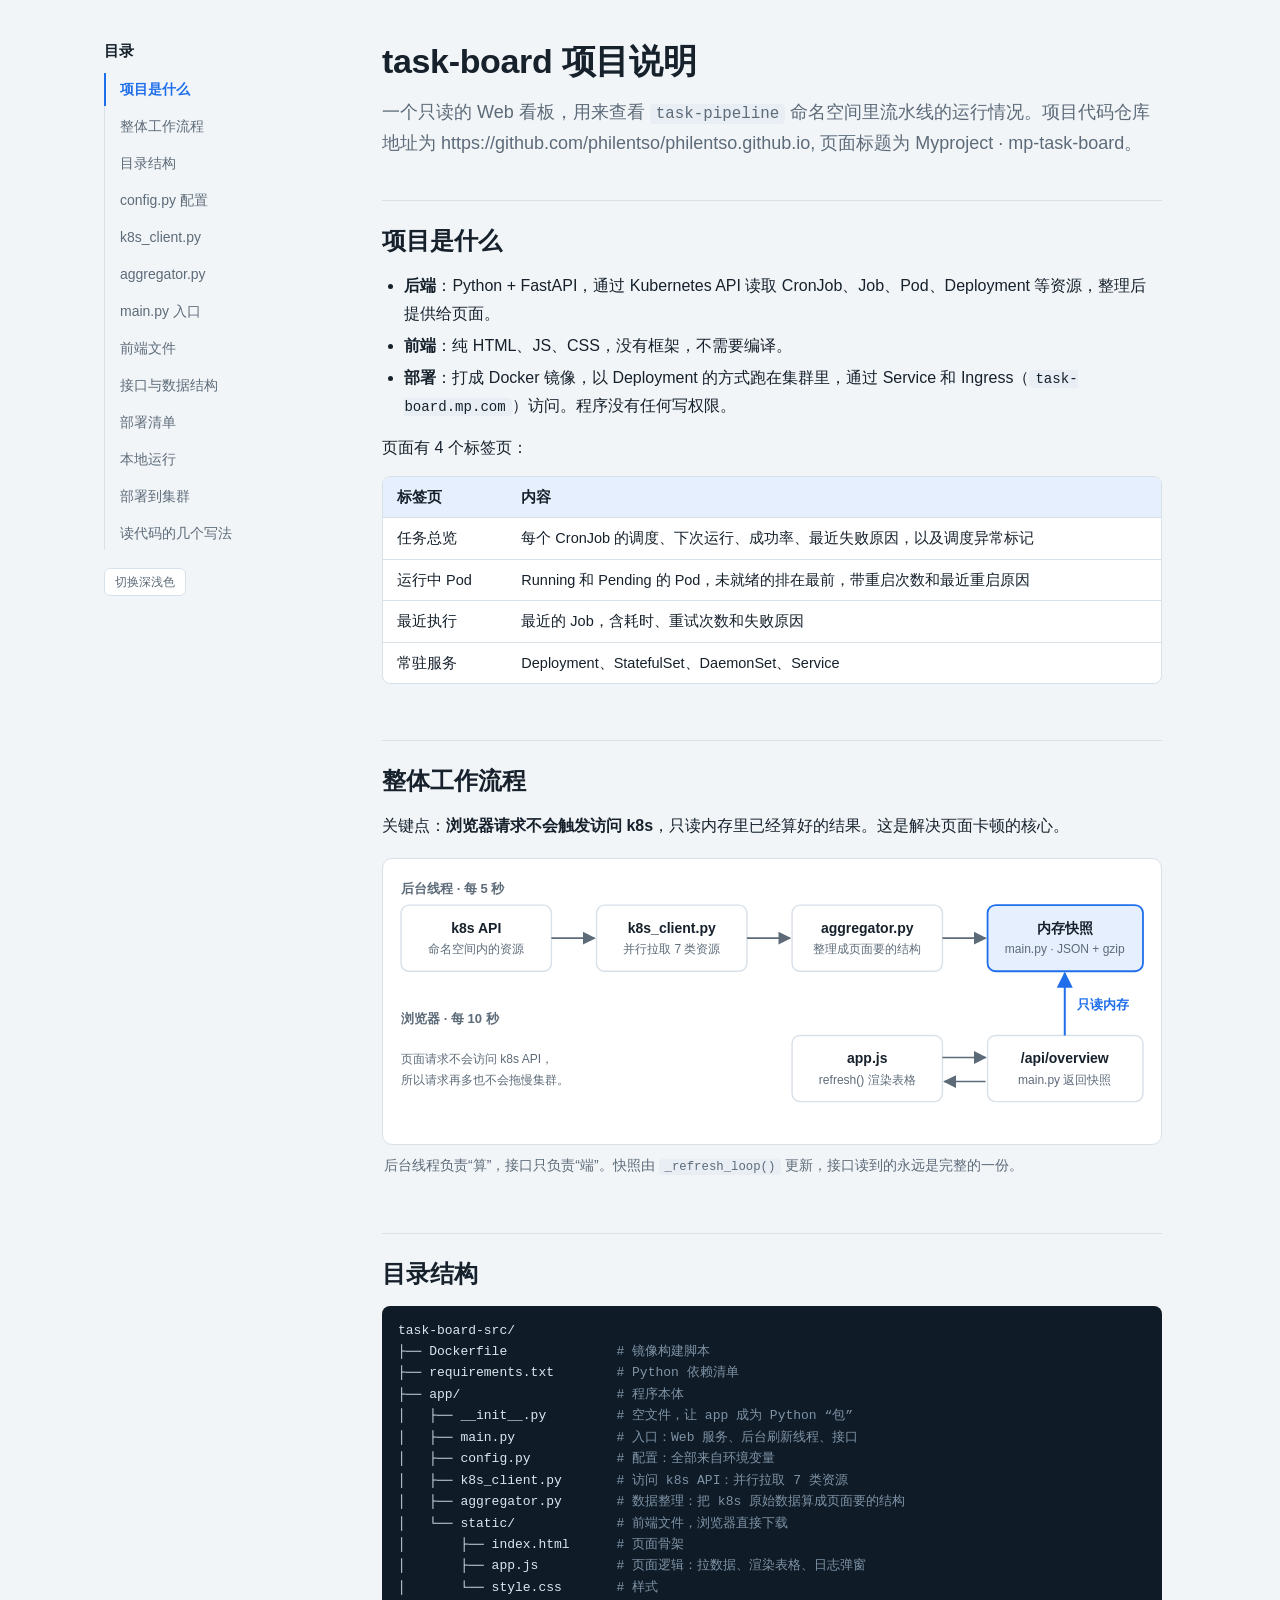
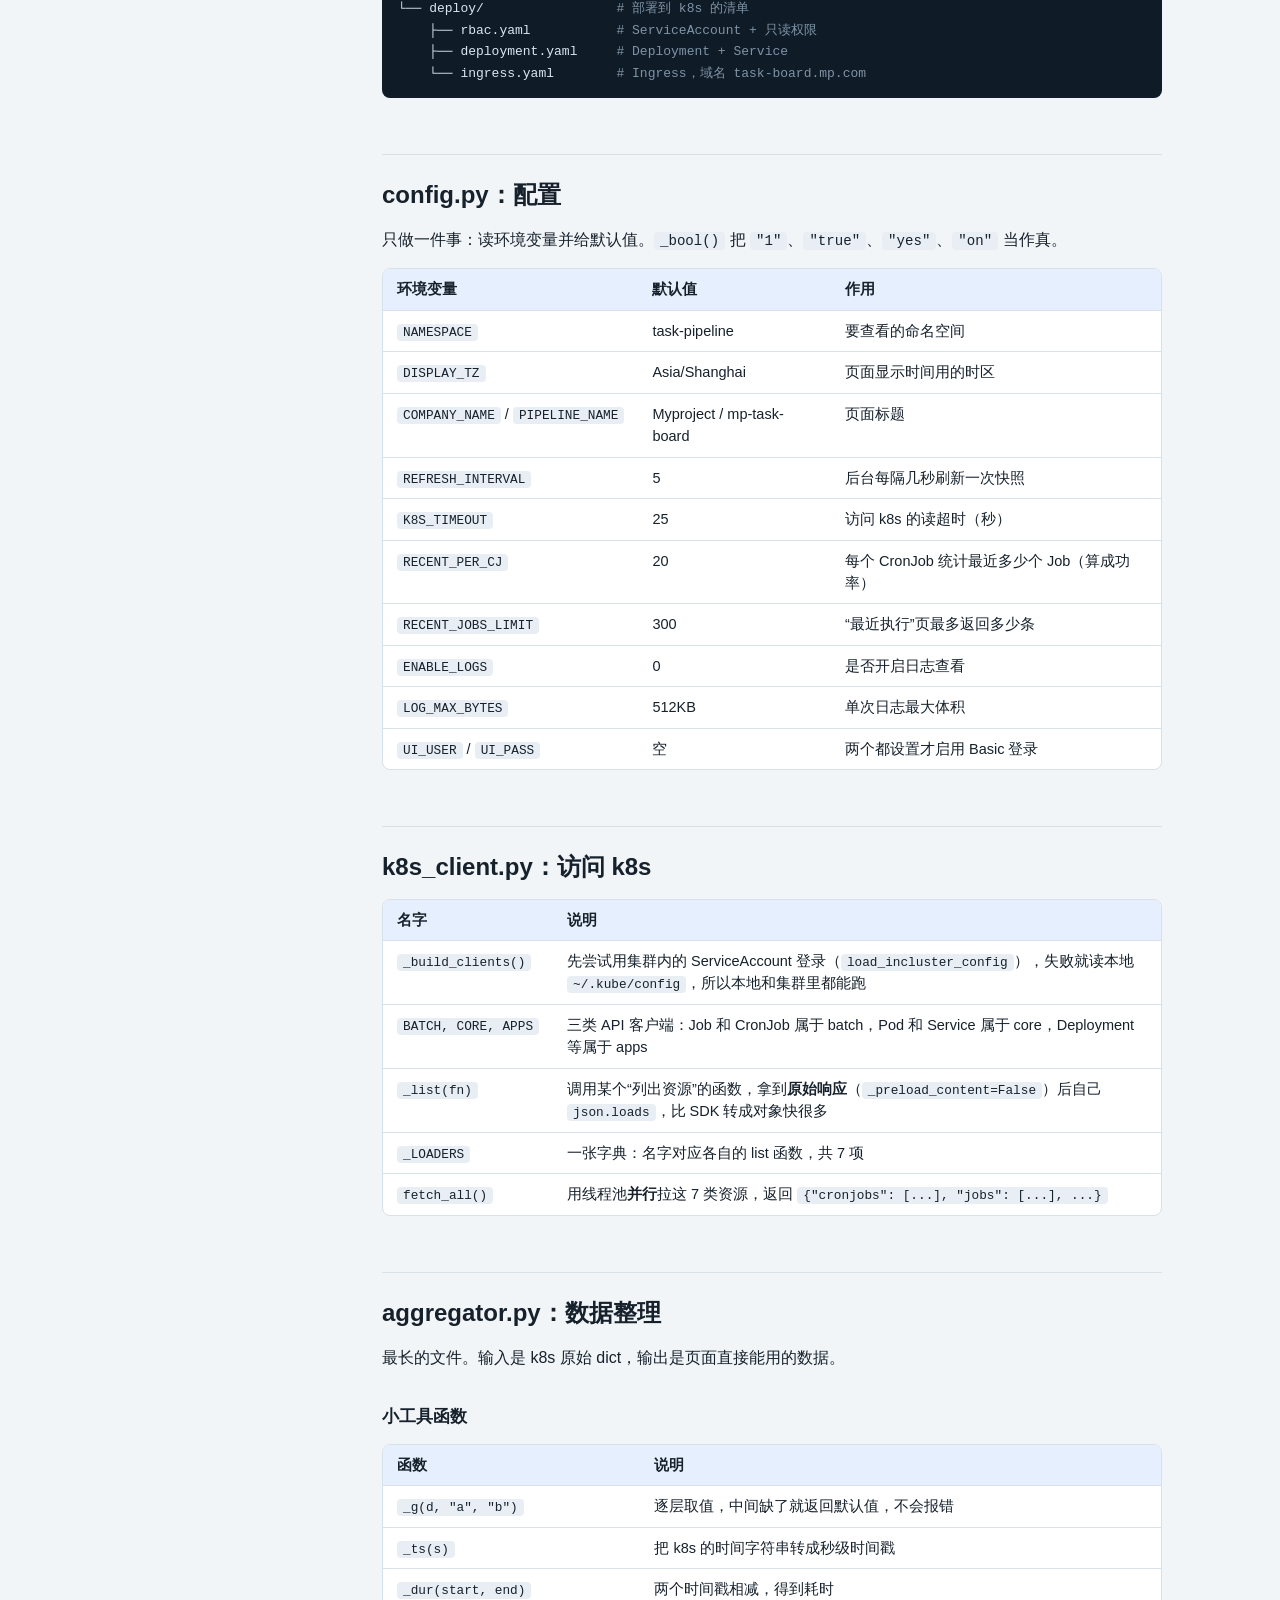
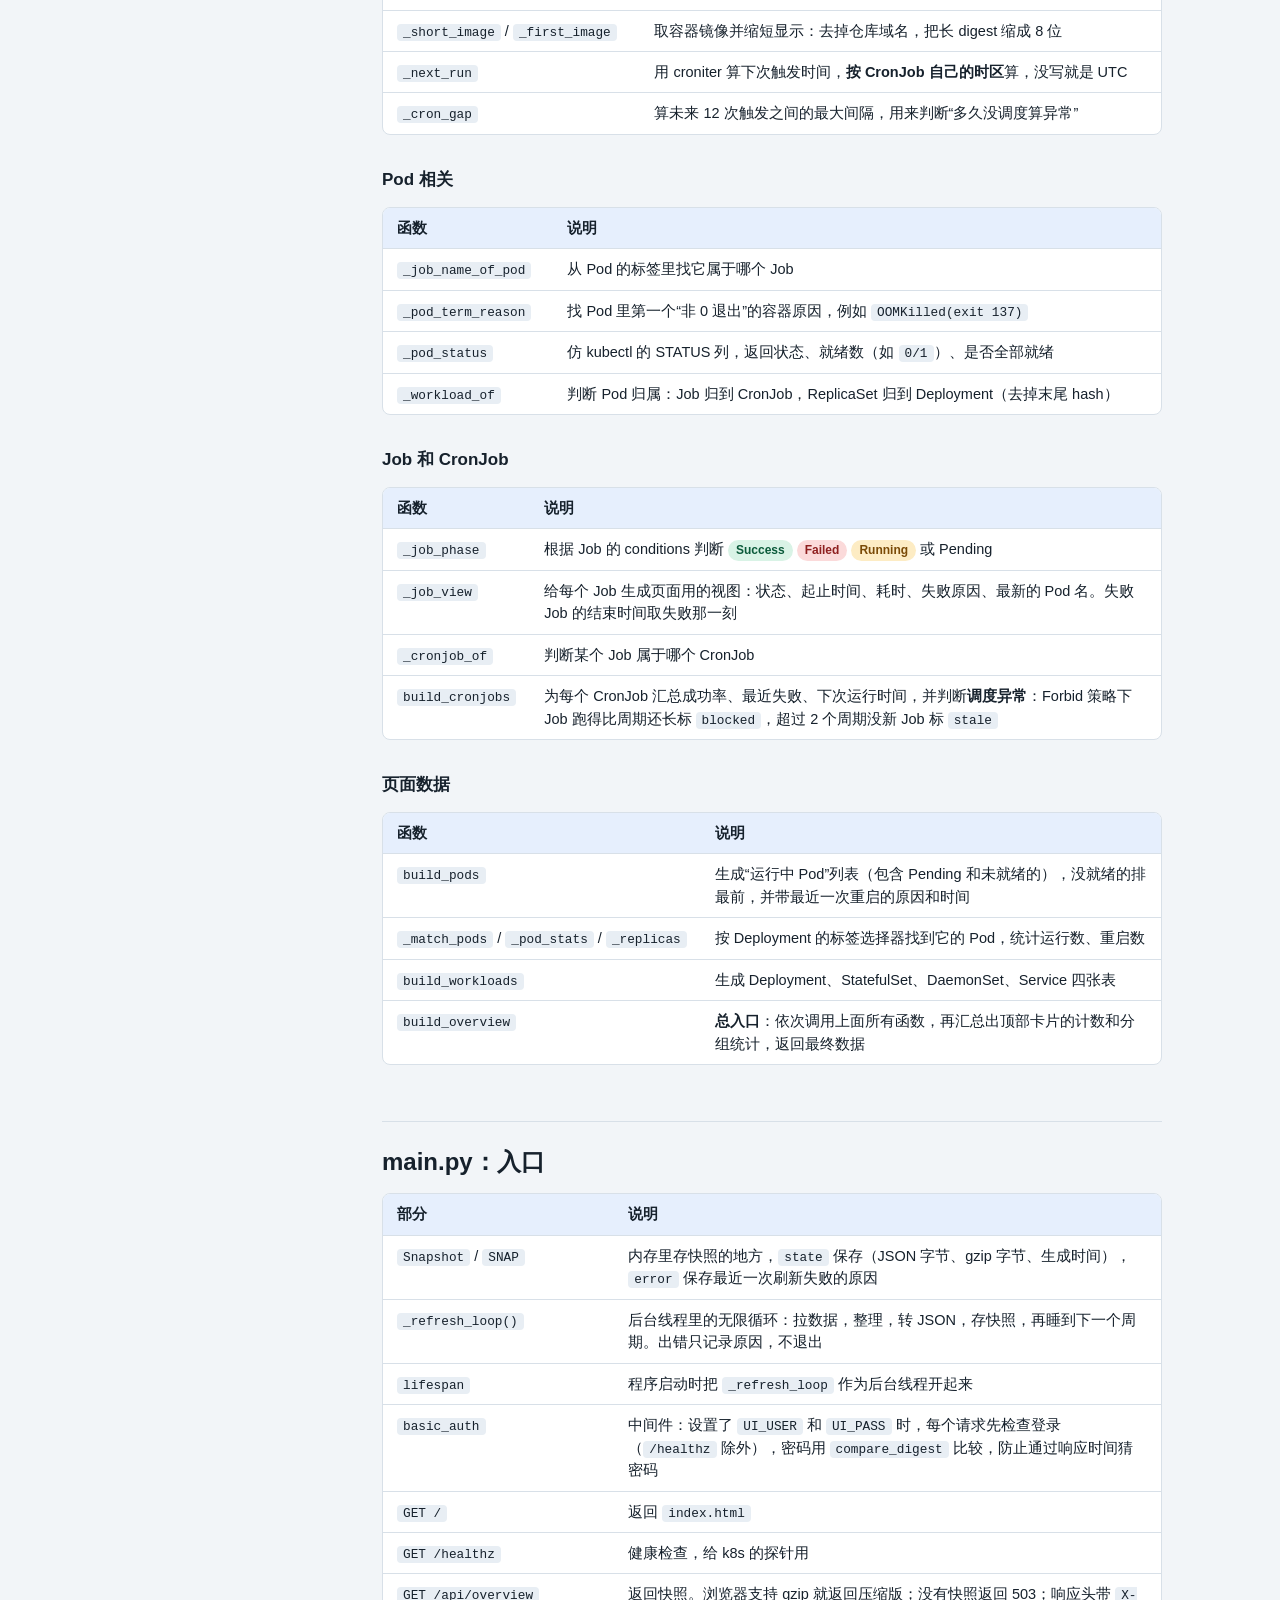
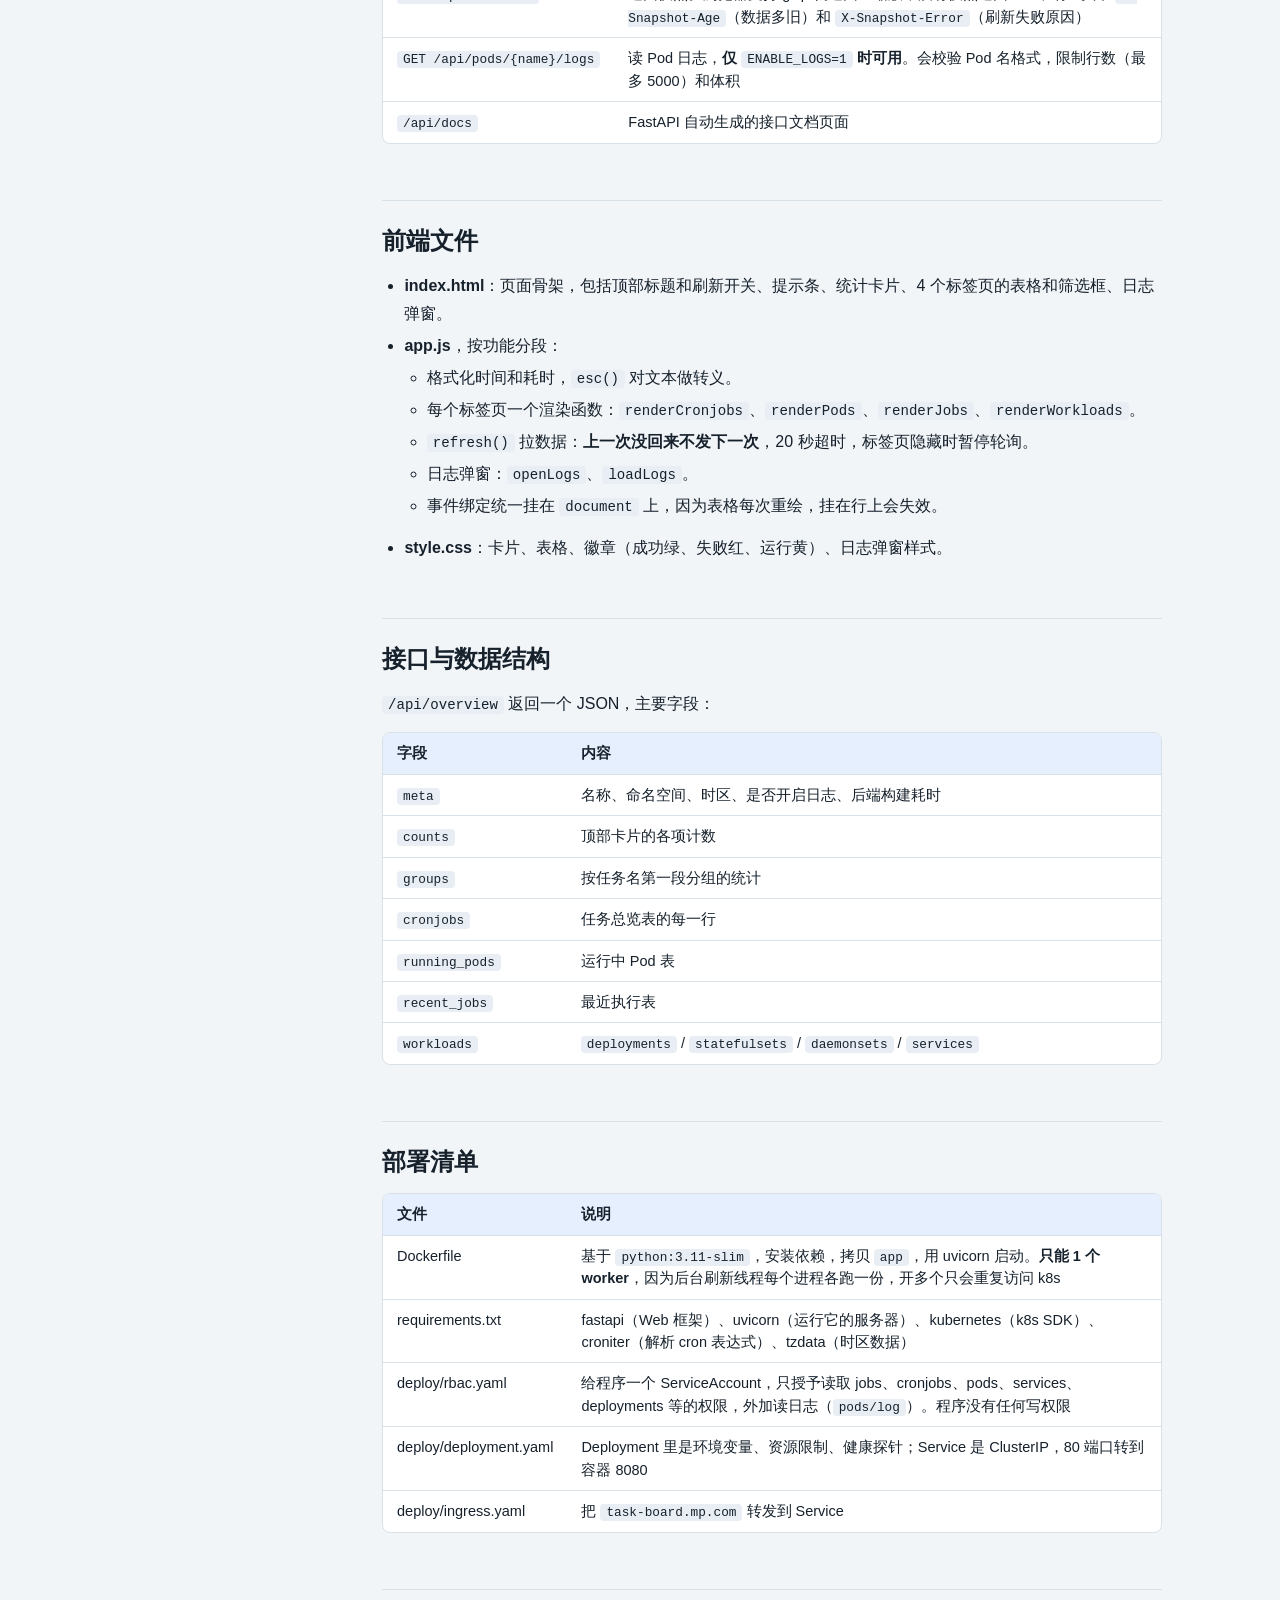
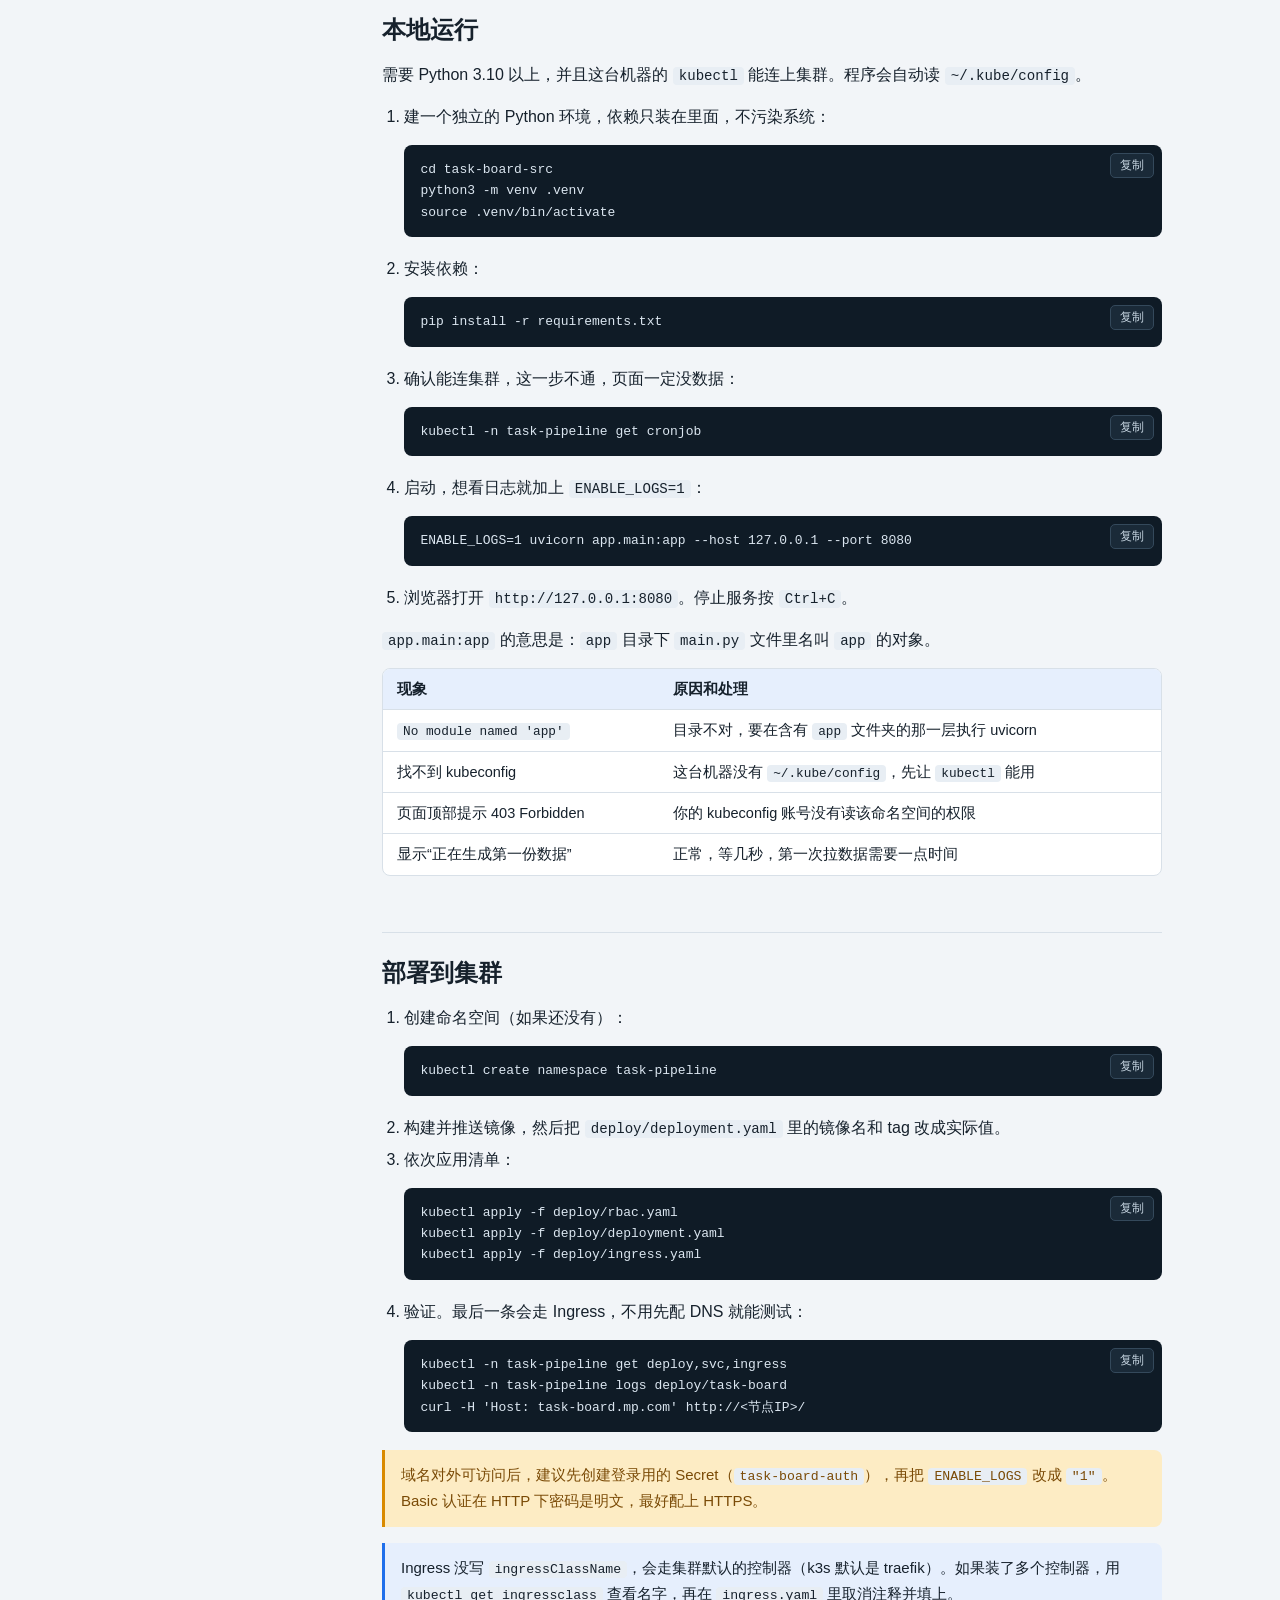
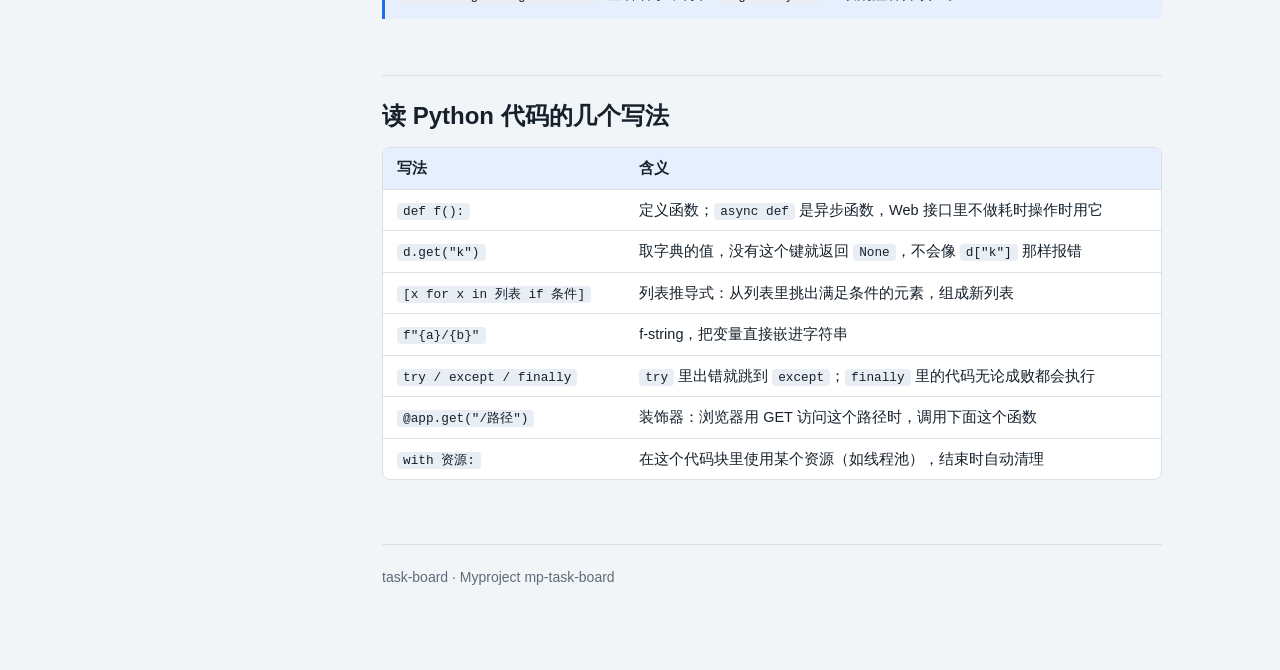
<file: index.html>
<!doctype html>
<html lang="zh-CN">
<head>
<meta charset="utf-8">
<meta name="viewport" content="width=device-width, initial-scale=1">
<title>task-board 项目说明 · Myproject mp-task-board</title>
<meta name="description" content="task-board：查看 Kubernetes CronJob 流水线运行情况的只读 Web 看板（FastAPI + 原生 JS）的项目说明。">
<style>
/* 配色沿用看板本身的状态色：成功绿、运行黄、失败红，其余用冷灰蓝 */
:root {
  --bg: #f2f5f8;
  --surface: #ffffff;
  --ink: #16212c;
  --muted: #5d6b79;
  --line: #d8e0e8;
  --accent: #1f6feb;
  --accent-soft: #e6effd;
  --ok-bg: #d9f3e6;  --ok-fg: #0b5a3a;
  --run-bg: #fdecc4; --run-fg: #7a4a06;
  --fail-bg: #fbdada; --fail-fg: #8e1f1f;
  --code-bg: #0f1b26; --code-fg: #dbe6f0;
  --inline-bg: #e8eef4;
  --sans: -apple-system, BlinkMacSystemFont, "PingFang SC", "Hiragino Sans GB", "Microsoft YaHei", "Noto Sans CJK SC", "Segoe UI", sans-serif;
  --mono: ui-monospace, "SF Mono", Menlo, Consolas, "Liberation Mono", monospace;
}
@media (prefers-color-scheme: dark) {
  :root:not([data-theme="light"]) {
    --bg: #0e151c; --surface: #151f29; --ink: #e5edf4; --muted: #93a4b4; --line: #26343f;
    --accent: #5aa2ff; --accent-soft: #172a42;
    --ok-bg: #12382a; --ok-fg: #8de0b6;
    --run-bg: #3d2f10; --run-fg: #f3cd7b;
    --fail-bg: #431c1c; --fail-fg: #f4a3a3;
    --code-bg: #0a1118; --code-fg: #d3dfea; --inline-bg: #1f2c38;
  }
}
:root[data-theme="dark"] {
  --bg: #0e151c; --surface: #151f29; --ink: #e5edf4; --muted: #93a4b4; --line: #26343f;
  --accent: #5aa2ff; --accent-soft: #172a42;
  --ok-bg: #12382a; --ok-fg: #8de0b6;
  --run-bg: #3d2f10; --run-fg: #f3cd7b;
  --fail-bg: #431c1c; --fail-fg: #f4a3a3;
  --code-bg: #0a1118; --code-fg: #d3dfea; --inline-bg: #1f2c38;
}

* { box-sizing: border-box; }
html { scroll-behavior: smooth; scroll-padding-top: 20px; }
body { margin: 0; background: var(--bg); color: var(--ink); font: 16px/1.75 var(--sans); }
a { color: var(--accent); }
:focus-visible { outline: 2px solid var(--accent); outline-offset: 2px; border-radius: 3px; }

.layout { display: grid; grid-template-columns: 230px minmax(0, 1fr); gap: 48px;
          max-width: 1120px; margin: 0 auto; padding: 40px 24px 80px; }

/* 左侧目录 */
.toc { position: sticky; top: 24px; align-self: start; max-height: calc(100vh - 48px); overflow-y: auto;
       font-size: 14px; line-height: 1.5; }
.toc strong { display: block; margin-bottom: 10px; font-size: 15px; }
.toc ol { list-style: none; margin: 0; padding: 0; border-left: 1px solid var(--line); }
.toc a { display: block; padding: 6px 0 6px 14px; margin-left: -1px; color: var(--muted);
         text-decoration: none; border-left: 2px solid transparent; }
.toc a:hover { color: var(--ink); }
.toc a.on { color: var(--accent); border-left-color: var(--accent); font-weight: 600; }
.toc .tools { margin-top: 18px; display: flex; gap: 8px; }
.toc button { font: inherit; font-size: 12px; padding: 4px 10px; border: 1px solid var(--line);
              background: var(--surface); color: var(--muted); border-radius: 6px; cursor: pointer; }
.toc button:hover { color: var(--ink); }

main { min-width: 0; max-width: 780px; }
h1 { font-size: 34px; line-height: 1.25; margin: 0 0 14px; letter-spacing: -0.01em; }
h2 { font-size: 24px; line-height: 1.3; margin: 56px 0 16px; padding-top: 24px; border-top: 1px solid var(--line); }
h2:first-of-type { margin-top: 40px; }
h3 { font-size: 17px; margin: 30px 0 8px; }
p { margin: 0 0 14px; }
.lead { font-size: 18px; color: var(--muted); margin-bottom: 20px; }
ul, ol { padding-left: 1.4em; margin: 0 0 14px; }
li { margin: 4px 0; }

code { font: 0.88em var(--mono); background: var(--inline-bg); padding: 1px 6px; border-radius: 4px; }
pre { position: relative; margin: 14px 0 18px; padding: 14px 16px; overflow-x: auto; border-radius: 8px;
      background: var(--code-bg); color: var(--code-fg); font: 13px/1.65 var(--mono); }
pre code { background: none; padding: 0; font-size: inherit; color: inherit; }
pre .cmt { color: #7f93a6; }
.copy { position: absolute; top: 8px; right: 8px; font: 12px var(--sans); padding: 3px 9px; border-radius: 5px;
        border: 1px solid #34495b; background: #1a2a38; color: #c4d3df; cursor: pointer; }
.copy:hover { background: #22364a; }

.tw { overflow-x: auto; margin: 12px 0 20px; border: 1px solid var(--line); border-radius: 8px; background: var(--surface); }
table { width: 100%; border-collapse: collapse; font-size: 14.5px; line-height: 1.55; }
th, td { text-align: left; padding: 9px 14px; border-bottom: 1px solid var(--line); vertical-align: top; }
tr:last-child td { border-bottom: none; }
th { font-weight: 600; background: var(--accent-soft); white-space: nowrap; }
td:first-child { white-space: nowrap; }

.tag { display: inline-block; padding: 0 8px; border-radius: 999px; font-size: 12px; font-weight: 600; line-height: 1.7; }
.t-ok { background: var(--ok-bg); color: var(--ok-fg); }
.t-run { background: var(--run-bg); color: var(--run-fg); }
.t-fail { background: var(--fail-bg); color: var(--fail-fg); }

.note { margin: 16px 0; padding: 12px 16px; border-left: 3px solid var(--accent); background: var(--accent-soft);
        border-radius: 0 8px 8px 0; font-size: 15px; }
.note.warn { border-left-color: #d98a00; background: var(--run-bg); color: var(--run-fg); }

/* 流程图 */
.flow { margin: 18px 0 8px; padding: 14px 8px 8px; border: 1px solid var(--line); border-radius: 10px; background: var(--surface); }
.flow svg { display: block; width: 100%; height: auto; }
.flow .box { fill: var(--surface); stroke: var(--line); stroke-width: 1.4; }
.flow .box.snap { fill: var(--accent-soft); stroke: var(--accent); stroke-width: 1.8; }
.flow .t1 { fill: var(--ink); font: 600 14px var(--sans); }
.flow .t2 { fill: var(--muted); font: 12px var(--sans); }
.flow .lane { fill: var(--muted); font: 600 13px var(--sans); }
.flow .ln { stroke: var(--muted); stroke-width: 1.6; fill: none; }
.flow .ln.hot { stroke: var(--accent); stroke-width: 2; }
.flow .mk { fill: var(--muted); }
.flow .mk.hot { fill: var(--accent); }
.flow .tip { fill: var(--accent); font: 600 13px var(--sans); }
figcaption { color: var(--muted); font-size: 14px; margin: 8px 2px 16px; }
figure { margin: 0; }

footer { margin-top: 64px; padding-top: 20px; border-top: 1px solid var(--line); color: var(--muted); font-size: 14px; }

@media (max-width: 900px) {
  .layout { grid-template-columns: 1fr; gap: 8px; padding-top: 24px; }
  .toc { position: static; max-height: none; border: 1px solid var(--line); border-radius: 10px;
         padding: 14px 16px; background: var(--surface); }
  .toc ol { border-left: none; display: flex; flex-wrap: wrap; gap: 4px 16px; }
  .toc a { padding: 2px 0; border-left: none; margin-left: 0; }
  h1 { font-size: 28px; }
  h2 { font-size: 21px; }
}
@media (prefers-reduced-motion: reduce) { html { scroll-behavior: auto; } }
</style>
</head>
<body>
<div class="layout">

<nav class="toc" aria-label="目录">
  <strong>目录</strong>
  <ol>
    <li><a href="#intro">项目是什么</a></li>
    <li><a href="#flow">整体工作流程</a></li>
    <li><a href="#tree">目录结构</a></li>
    <li><a href="#config">config.py 配置</a></li>
    <li><a href="#k8s">k8s_client.py</a></li>
    <li><a href="#agg">aggregator.py</a></li>
    <li><a href="#main">main.py 入口</a></li>
    <li><a href="#front">前端文件</a></li>
    <li><a href="#api">接口与数据结构</a></li>
    <li><a href="#deploy-files">部署清单</a></li>
    <li><a href="#local">本地运行</a></li>
    <li><a href="#cluster">部署到集群</a></li>
    <li><a href="#python">读代码的几个写法</a></li>
  </ol>
  <div class="tools"><button id="theme" type="button">切换深浅色</button></div>
</nav>

<main>
<h1>task-board 项目说明</h1>
<p class="lead">一个只读的 Web 看板，用来查看 <code>task-pipeline</code> 命名空间里流水线的运行情况。项目代码仓库地址为 https://github.com/philentso/philentso.github.io, 页面标题为 Myproject · mp-task-board。</p>

<h2 id="intro">项目是什么</h2>
<ul>
  <li><strong>后端</strong>：Python + FastAPI，通过 Kubernetes API 读取 CronJob、Job、Pod、Deployment 等资源，整理后提供给页面。</li>
  <li><strong>前端</strong>：纯 HTML、JS、CSS，没有框架，不需要编译。</li>
  <li><strong>部署</strong>：打成 Docker 镜像，以 Deployment 的方式跑在集群里，通过 Service 和 Ingress（<code>task-board.mp.com</code>）访问。程序没有任何写权限。</li>
</ul>
<p>页面有 4 个标签页：</p>
<div class="tw"><table>
  <tr><th>标签页</th><th>内容</th></tr>
  <tr><td>任务总览</td><td>每个 CronJob 的调度、下次运行、成功率、最近失败原因，以及调度异常标记</td></tr>
  <tr><td>运行中 Pod</td><td>Running 和 Pending 的 Pod，未就绪的排在最前，带重启次数和最近重启原因</td></tr>
  <tr><td>最近执行</td><td>最近的 Job，含耗时、重试次数和失败原因</td></tr>
  <tr><td>常驻服务</td><td>Deployment、StatefulSet、DaemonSet、Service</td></tr>
</table></div>

<h2 id="flow">整体工作流程</h2>
<p>关键点：<strong>浏览器请求不会触发访问 k8s</strong>，只读内存里已经算好的结果。这是解决页面卡顿的核心。</p>

<figure class="flow">
<svg viewBox="0 0 760 262" role="img" aria-labelledby="flow-t flow-d">
  <title id="flow-t">数据流程图</title>
  <desc id="flow-d">后台线程每 5 秒从 k8s API 拉取数据，经 aggregator 整理后存成内存快照；浏览器每 10 秒请求 /api/overview，直接读取快照。</desc>
  <defs>
    <marker id="a1" viewBox="0 0 10 10" refX="9" refY="5" markerWidth="8" markerHeight="8" orient="auto-start-reverse"><path d="M0 0L10 5L0 10z" class="mk"/></marker>
    <marker id="a2" viewBox="0 0 10 10" refX="9" refY="5" markerWidth="8" markerHeight="8" orient="auto-start-reverse"><path d="M0 0L10 5L0 10z" class="mk hot"/></marker>
  </defs>

  <text class="lane" x="10" y="20">后台线程 · 每 5 秒</text>
  <rect class="box" x="10"  y="32" width="150" height="66" rx="8"/>
  <text class="t1" x="85"  y="60" text-anchor="middle">k8s API</text>
  <text class="t2" x="85"  y="80" text-anchor="middle">命名空间内的资源</text>

  <rect class="box" x="205" y="32" width="150" height="66" rx="8"/>
  <text class="t1" x="280" y="60" text-anchor="middle">k8s_client.py</text>
  <text class="t2" x="280" y="80" text-anchor="middle">并行拉取 7 类资源</text>

  <rect class="box" x="400" y="32" width="150" height="66" rx="8"/>
  <text class="t1" x="475" y="60" text-anchor="middle">aggregator.py</text>
  <text class="t2" x="475" y="80" text-anchor="middle">整理成页面要的结构</text>

  <rect class="box snap" x="595" y="32" width="155" height="66" rx="8"/>
  <text class="t1" x="672" y="60" text-anchor="middle">内存快照</text>
  <text class="t2" x="672" y="80" text-anchor="middle">main.py · JSON + gzip</text>

  <path class="ln" d="M160 65H203" marker-end="url(#a1)"/>
  <path class="ln" d="M355 65H398" marker-end="url(#a1)"/>
  <path class="ln" d="M550 65H593" marker-end="url(#a1)"/>

  <text class="lane" x="10" y="150">浏览器 · 每 10 秒</text>
  <rect class="box" x="400" y="162" width="150" height="66" rx="8"/>
  <text class="t1" x="475" y="190" text-anchor="middle">app.js</text>
  <text class="t2" x="475" y="210" text-anchor="middle">refresh() 渲染表格</text>

  <rect class="box" x="595" y="162" width="155" height="66" rx="8"/>
  <text class="t1" x="672" y="190" text-anchor="middle">/api/overview</text>
  <text class="t2" x="672" y="210" text-anchor="middle">main.py 返回快照</text>

  <path class="ln" d="M550 184H593" marker-end="url(#a1)"/>
  <path class="ln" d="M593 208H552" marker-end="url(#a1)"/>
  <path class="ln hot" d="M672 162V100" marker-end="url(#a2)"/>
  <text class="tip" x="684" y="136">只读内存</text>

  <text class="t2" x="10" y="190">页面请求不会访问 k8s API，</text>
  <text class="t2" x="10" y="210">所以请求再多也不会拖慢集群。</text>
</svg>
</figure>
<figcaption>后台线程负责“算”，接口只负责“端”。快照由 <code>_refresh_loop()</code> 更新，接口读到的永远是完整的一份。</figcaption>

<h2 id="tree">目录结构</h2>
<pre><code>task-board-src/
├── Dockerfile              <span class="cmt"># 镜像构建脚本</span>
├── requirements.txt        <span class="cmt"># Python 依赖清单</span>
├── app/                    <span class="cmt"># 程序本体</span>
│   ├── __init__.py         <span class="cmt"># 空文件，让 app 成为 Python “包”</span>
│   ├── main.py             <span class="cmt"># 入口：Web 服务、后台刷新线程、接口</span>
│   ├── config.py           <span class="cmt"># 配置：全部来自环境变量</span>
│   ├── k8s_client.py       <span class="cmt"># 访问 k8s API：并行拉取 7 类资源</span>
│   ├── aggregator.py       <span class="cmt"># 数据整理：把 k8s 原始数据算成页面要的结构</span>
│   └── static/             <span class="cmt"># 前端文件，浏览器直接下载</span>
│       ├── index.html      <span class="cmt"># 页面骨架</span>
│       ├── app.js          <span class="cmt"># 页面逻辑：拉数据、渲染表格、日志弹窗</span>
│       └── style.css       <span class="cmt"># 样式</span>
└── deploy/                 <span class="cmt"># 部署到 k8s 的清单</span>
    ├── rbac.yaml           <span class="cmt"># ServiceAccount + 只读权限</span>
    ├── deployment.yaml     <span class="cmt"># Deployment + Service</span>
    └── ingress.yaml        <span class="cmt"># Ingress，域名 task-board.mp.com</span></code></pre>

<h2 id="config">config.py：配置</h2>
<p>只做一件事：读环境变量并给默认值。<code>_bool()</code> 把 <code>"1"</code>、<code>"true"</code>、<code>"yes"</code>、<code>"on"</code> 当作真。</p>
<div class="tw"><table>
  <tr><th>环境变量</th><th>默认值</th><th>作用</th></tr>
  <tr><td><code>NAMESPACE</code></td><td>task-pipeline</td><td>要查看的命名空间</td></tr>
  <tr><td><code>DISPLAY_TZ</code></td><td>Asia/Shanghai</td><td>页面显示时间用的时区</td></tr>
  <tr><td><code>COMPANY_NAME</code> / <code>PIPELINE_NAME</code></td><td>Myproject / mp-task-board</td><td>页面标题</td></tr>
  <tr><td><code>REFRESH_INTERVAL</code></td><td>5</td><td>后台每隔几秒刷新一次快照</td></tr>
  <tr><td><code>K8S_TIMEOUT</code></td><td>25</td><td>访问 k8s 的读超时（秒）</td></tr>
  <tr><td><code>RECENT_PER_CJ</code></td><td>20</td><td>每个 CronJob 统计最近多少个 Job（算成功率）</td></tr>
  <tr><td><code>RECENT_JOBS_LIMIT</code></td><td>300</td><td>“最近执行”页最多返回多少条</td></tr>
  <tr><td><code>ENABLE_LOGS</code></td><td>0</td><td>是否开启日志查看</td></tr>
  <tr><td><code>LOG_MAX_BYTES</code></td><td>512KB</td><td>单次日志最大体积</td></tr>
  <tr><td><code>UI_USER</code> / <code>UI_PASS</code></td><td>空</td><td>两个都设置才启用 Basic 登录</td></tr>
</table></div>

<h2 id="k8s">k8s_client.py：访问 k8s</h2>
<div class="tw"><table>
  <tr><th>名字</th><th>说明</th></tr>
  <tr><td><code>_build_clients()</code></td><td>先尝试用集群内的 ServiceAccount 登录（<code>load_incluster_config</code>），失败就读本地 <code>~/.kube/config</code>，所以本地和集群里都能跑</td></tr>
  <tr><td><code>BATCH, CORE, APPS</code></td><td>三类 API 客户端：Job 和 CronJob 属于 batch，Pod 和 Service 属于 core，Deployment 等属于 apps</td></tr>
  <tr><td><code>_list(fn)</code></td><td>调用某个“列出资源”的函数，拿到<strong>原始响应</strong>（<code>_preload_content=False</code>）后自己 <code>json.loads</code>，比 SDK 转成对象快很多</td></tr>
  <tr><td><code>_LOADERS</code></td><td>一张字典：名字对应各自的 list 函数，共 7 项</td></tr>
  <tr><td><code>fetch_all()</code></td><td>用线程池<strong>并行</strong>拉这 7 类资源，返回 <code>{"cronjobs": [...], "jobs": [...], ...}</code></td></tr>
</table></div>

<h2 id="agg">aggregator.py：数据整理</h2>
<p>最长的文件。输入是 k8s 原始 dict，输出是页面直接能用的数据。</p>

<h3>小工具函数</h3>
<div class="tw"><table>
  <tr><th>函数</th><th>说明</th></tr>
  <tr><td><code>_g(d, "a", "b")</code></td><td>逐层取值，中间缺了就返回默认值，不会报错</td></tr>
  <tr><td><code>_ts(s)</code></td><td>把 k8s 的时间字符串转成秒级时间戳</td></tr>
  <tr><td><code>_dur(start, end)</code></td><td>两个时间戳相减，得到耗时</td></tr>
  <tr><td><code>_short_image</code> / <code>_first_image</code></td><td>取容器镜像并缩短显示：去掉仓库域名，把长 digest 缩成 8 位</td></tr>
  <tr><td><code>_next_run</code></td><td>用 croniter 算下次触发时间，<strong>按 CronJob 自己的时区</strong>算，没写就是 UTC</td></tr>
  <tr><td><code>_cron_gap</code></td><td>算未来 12 次触发之间的最大间隔，用来判断“多久没调度算异常”</td></tr>
</table></div>

<h3>Pod 相关</h3>
<div class="tw"><table>
  <tr><th>函数</th><th>说明</th></tr>
  <tr><td><code>_job_name_of_pod</code></td><td>从 Pod 的标签里找它属于哪个 Job</td></tr>
  <tr><td><code>_pod_term_reason</code></td><td>找 Pod 里第一个“非 0 退出”的容器原因，例如 <code>OOMKilled(exit 137)</code></td></tr>
  <tr><td><code>_pod_status</code></td><td>仿 kubectl 的 STATUS 列，返回状态、就绪数（如 <code>0/1</code>）、是否全部就绪</td></tr>
  <tr><td><code>_workload_of</code></td><td>判断 Pod 归属：Job 归到 CronJob，ReplicaSet 归到 Deployment（去掉末尾 hash）</td></tr>
</table></div>

<h3>Job 和 CronJob</h3>
<div class="tw"><table>
  <tr><th>函数</th><th>说明</th></tr>
  <tr><td><code>_job_phase</code></td><td>根据 Job 的 conditions 判断 <span class="tag t-ok">Success</span> <span class="tag t-fail">Failed</span> <span class="tag t-run">Running</span> 或 Pending</td></tr>
  <tr><td><code>_job_view</code></td><td>给每个 Job 生成页面用的视图：状态、起止时间、耗时、失败原因、最新的 Pod 名。失败 Job 的结束时间取失败那一刻</td></tr>
  <tr><td><code>_cronjob_of</code></td><td>判断某个 Job 属于哪个 CronJob</td></tr>
  <tr><td><code>build_cronjobs</code></td><td>为每个 CronJob 汇总成功率、最近失败、下次运行时间，并判断<strong>调度异常</strong>：Forbid 策略下 Job 跑得比周期还长标 <code>blocked</code>，超过 2 个周期没新 Job 标 <code>stale</code></td></tr>
</table></div>

<h3>页面数据</h3>
<div class="tw"><table>
  <tr><th>函数</th><th>说明</th></tr>
  <tr><td><code>build_pods</code></td><td>生成“运行中 Pod”列表（包含 Pending 和未就绪的），没就绪的排最前，并带最近一次重启的原因和时间</td></tr>
  <tr><td><code>_match_pods</code> / <code>_pod_stats</code> / <code>_replicas</code></td><td>按 Deployment 的标签选择器找到它的 Pod，统计运行数、重启数</td></tr>
  <tr><td><code>build_workloads</code></td><td>生成 Deployment、StatefulSet、DaemonSet、Service 四张表</td></tr>
  <tr><td><code>build_overview</code></td><td><strong>总入口</strong>：依次调用上面所有函数，再汇总出顶部卡片的计数和分组统计，返回最终数据</td></tr>
</table></div>

<h2 id="main">main.py：入口</h2>
<div class="tw"><table>
  <tr><th>部分</th><th>说明</th></tr>
  <tr><td><code>Snapshot</code> / <code>SNAP</code></td><td>内存里存快照的地方，<code>state</code> 保存（JSON 字节、gzip 字节、生成时间），<code>error</code> 保存最近一次刷新失败的原因</td></tr>
  <tr><td><code>_refresh_loop()</code></td><td>后台线程里的无限循环：拉数据，整理，转 JSON，存快照，再睡到下一个周期。出错只记录原因，不退出</td></tr>
  <tr><td><code>lifespan</code></td><td>程序启动时把 <code>_refresh_loop</code> 作为后台线程开起来</td></tr>
  <tr><td><code>basic_auth</code></td><td>中间件：设置了 <code>UI_USER</code> 和 <code>UI_PASS</code> 时，每个请求先检查登录（<code>/healthz</code> 除外），密码用 <code>compare_digest</code> 比较，防止通过响应时间猜密码</td></tr>
  <tr><td><code>GET /</code></td><td>返回 <code>index.html</code></td></tr>
  <tr><td><code>GET /healthz</code></td><td>健康检查，给 k8s 的探针用</td></tr>
  <tr><td><code>GET /api/overview</code></td><td>返回快照。浏览器支持 gzip 就返回压缩版；没有快照返回 503；响应头带 <code>X-Snapshot-Age</code>（数据多旧）和 <code>X-Snapshot-Error</code>（刷新失败原因）</td></tr>
  <tr><td><code>GET /api/pods/{name}/logs</code></td><td>读 Pod 日志，<strong>仅 <code>ENABLE_LOGS=1</code> 时可用</strong>。会校验 Pod 名格式，限制行数（最多 5000）和体积</td></tr>
  <tr><td><code>/api/docs</code></td><td>FastAPI 自动生成的接口文档页面</td></tr>
</table></div>

<h2 id="front">前端文件</h2>
<ul>
  <li><strong>index.html</strong>：页面骨架，包括顶部标题和刷新开关、提示条、统计卡片、4 个标签页的表格和筛选框、日志弹窗。</li>
  <li><strong>app.js</strong>，按功能分段：
    <ul>
      <li>格式化时间和耗时，<code>esc()</code> 对文本做转义。</li>
      <li>每个标签页一个渲染函数：<code>renderCronjobs</code>、<code>renderPods</code>、<code>renderJobs</code>、<code>renderWorkloads</code>。</li>
      <li><code>refresh()</code> 拉数据：<strong>上一次没回来不发下一次</strong>，20 秒超时，标签页隐藏时暂停轮询。</li>
      <li>日志弹窗：<code>openLogs</code>、<code>loadLogs</code>。</li>
      <li>事件绑定统一挂在 <code>document</code> 上，因为表格每次重绘，挂在行上会失效。</li>
    </ul>
  </li>
  <li><strong>style.css</strong>：卡片、表格、徽章（成功绿、失败红、运行黄）、日志弹窗样式。</li>
</ul>

<h2 id="api">接口与数据结构</h2>
<p><code>/api/overview</code> 返回一个 JSON，主要字段：</p>
<div class="tw"><table>
  <tr><th>字段</th><th>内容</th></tr>
  <tr><td><code>meta</code></td><td>名称、命名空间、时区、是否开启日志、后端构建耗时</td></tr>
  <tr><td><code>counts</code></td><td>顶部卡片的各项计数</td></tr>
  <tr><td><code>groups</code></td><td>按任务名第一段分组的统计</td></tr>
  <tr><td><code>cronjobs</code></td><td>任务总览表的每一行</td></tr>
  <tr><td><code>running_pods</code></td><td>运行中 Pod 表</td></tr>
  <tr><td><code>recent_jobs</code></td><td>最近执行表</td></tr>
  <tr><td><code>workloads</code></td><td><code>deployments</code> / <code>statefulsets</code> / <code>daemonsets</code> / <code>services</code></td></tr>
</table></div>

<h2 id="deploy-files">部署清单</h2>
<div class="tw"><table>
  <tr><th>文件</th><th>说明</th></tr>
  <tr><td>Dockerfile</td><td>基于 <code>python:3.11-slim</code>，安装依赖，拷贝 <code>app</code>，用 uvicorn 启动。<strong>只能 1 个 worker</strong>，因为后台刷新线程每个进程各跑一份，开多个只会重复访问 k8s</td></tr>
  <tr><td>requirements.txt</td><td>fastapi（Web 框架）、uvicorn（运行它的服务器）、kubernetes（k8s SDK）、croniter（解析 cron 表达式）、tzdata（时区数据）</td></tr>
  <tr><td>deploy/rbac.yaml</td><td>给程序一个 ServiceAccount，只授予读取 jobs、cronjobs、pods、services、deployments 等的权限，外加读日志（<code>pods/log</code>）。程序没有任何写权限</td></tr>
  <tr><td>deploy/deployment.yaml</td><td>Deployment 里是环境变量、资源限制、健康探针；Service 是 ClusterIP，80 端口转到容器 8080</td></tr>
  <tr><td>deploy/ingress.yaml</td><td>把 <code>task-board.mp.com</code> 转发到 Service</td></tr>
</table></div>

<h2 id="local">本地运行</h2>
<p>需要 Python 3.10 以上，并且这台机器的 <code>kubectl</code> 能连上集群。程序会自动读 <code>~/.kube/config</code>。</p>
<ol>
  <li>建一个独立的 Python 环境，依赖只装在里面，不污染系统：
<pre><code>cd task-board-src
python3 -m venv .venv
source .venv/bin/activate</code></pre></li>
  <li>安装依赖：
<pre><code>pip install -r requirements.txt</code></pre></li>
  <li>确认能连集群，这一步不通，页面一定没数据：
<pre><code>kubectl -n task-pipeline get cronjob</code></pre></li>
  <li>启动，想看日志就加上 <code>ENABLE_LOGS=1</code>：
<pre><code>ENABLE_LOGS=1 uvicorn app.main:app --host 127.0.0.1 --port 8080</code></pre></li>
  <li>浏览器打开 <code>http://127.0.0.1:8080</code>。停止服务按 <code>Ctrl+C</code>。</li>
</ol>
<p><code>app.main:app</code> 的意思是：<code>app</code> 目录下 <code>main.py</code> 文件里名叫 <code>app</code> 的对象。</p>
<div class="tw"><table>
  <tr><th>现象</th><th>原因和处理</th></tr>
  <tr><td><code>No module named 'app'</code></td><td>目录不对，要在含有 <code>app</code> 文件夹的那一层执行 uvicorn</td></tr>
  <tr><td>找不到 kubeconfig</td><td>这台机器没有 <code>~/.kube/config</code>，先让 <code>kubectl</code> 能用</td></tr>
  <tr><td>页面顶部提示 403 Forbidden</td><td>你的 kubeconfig 账号没有读该命名空间的权限</td></tr>
  <tr><td>显示“正在生成第一份数据”</td><td>正常，等几秒，第一次拉数据需要一点时间</td></tr>
</table></div>

<h2 id="cluster">部署到集群</h2>
<ol>
  <li>创建命名空间（如果还没有）：
<pre><code>kubectl create namespace task-pipeline</code></pre></li>
  <li>构建并推送镜像，然后把 <code>deploy/deployment.yaml</code> 里的镜像名和 tag 改成实际值。</li>
  <li>依次应用清单：
<pre><code>kubectl apply -f deploy/rbac.yaml
kubectl apply -f deploy/deployment.yaml
kubectl apply -f deploy/ingress.yaml</code></pre></li>
  <li>验证。最后一条会走 Ingress，不用先配 DNS 就能测试：
<pre><code>kubectl -n task-pipeline get deploy,svc,ingress
kubectl -n task-pipeline logs deploy/task-board
curl -H 'Host: task-board.mp.com' http://&lt;节点IP&gt;/</code></pre></li>
</ol>
<div class="note warn">域名对外可访问后，建议先创建登录用的 Secret（<code>task-board-auth</code>），再把 <code>ENABLE_LOGS</code> 改成 <code>"1"</code>。Basic 认证在 HTTP 下密码是明文，最好配上 HTTPS。</div>
<div class="note">Ingress 没写 <code>ingressClassName</code>，会走集群默认的控制器（k3s 默认是 traefik）。如果装了多个控制器，用 <code>kubectl get ingressclass</code> 查看名字，再在 <code>ingress.yaml</code> 里取消注释并填上。</div>

<h2 id="python">读 Python 代码的几个写法</h2>
<div class="tw"><table>
  <tr><th>写法</th><th>含义</th></tr>
  <tr><td><code>def f():</code></td><td>定义函数；<code>async def</code> 是异步函数，Web 接口里不做耗时操作时用它</td></tr>
  <tr><td><code>d.get("k")</code></td><td>取字典的值，没有这个键就返回 <code>None</code>，不会像 <code>d["k"]</code> 那样报错</td></tr>
  <tr><td><code>[x for x in 列表 if 条件]</code></td><td>列表推导式：从列表里挑出满足条件的元素，组成新列表</td></tr>
  <tr><td><code>f"{a}/{b}"</code></td><td>f-string，把变量直接嵌进字符串</td></tr>
  <tr><td><code>try / except / finally</code></td><td><code>try</code> 里出错就跳到 <code>except</code>；<code>finally</code> 里的代码无论成败都会执行</td></tr>
  <tr><td><code>@app.get("/路径")</code></td><td>装饰器：浏览器用 GET 访问这个路径时，调用下面这个函数</td></tr>
  <tr><td><code>with 资源:</code></td><td>在这个代码块里使用某个资源（如线程池），结束时自动清理</td></tr>
</table></div>

<footer>task-board · Myproject mp-task-board</footer>
</main>
</div>

<script>
(function () {
  // 代码块加“复制”按钮
  document.querySelectorAll('pre').forEach(function (pre) {
    if (pre.querySelector('.cmt') && pre.textContent.indexOf('task-board-src/') === 0) return; // 目录树不需要复制
    var b = document.createElement('button');
    b.type = 'button'; b.className = 'copy'; b.textContent = '复制';
    b.addEventListener('click', function () {
      var text = pre.querySelector('code').innerText;
      var done = function () { b.textContent = '已复制'; setTimeout(function () { b.textContent = '复制'; }, 1500); };
      if (navigator.clipboard && window.isSecureContext) navigator.clipboard.writeText(text).then(done);
      else { var t = document.createElement('textarea'); t.value = text; document.body.appendChild(t); t.select();
             try { document.execCommand('copy'); done(); } catch (e) {} document.body.removeChild(t); }
    });
    pre.appendChild(b);
  });

  // 目录随滚动高亮
  var links = Array.prototype.slice.call(document.querySelectorAll('.toc a'));
  var map = {};
  links.forEach(function (a) { map[a.getAttribute('href').slice(1)] = a; });
  if ('IntersectionObserver' in window) {
    var io = new IntersectionObserver(function (es) {
      es.forEach(function (e) {
        if (e.isIntersecting) { links.forEach(function (a) { a.classList.remove('on'); }); map[e.target.id].classList.add('on'); }
      });
    }, { rootMargin: '0px 0px -75% 0px' });
    Object.keys(map).forEach(function (id) { var el = document.getElementById(id); if (el) io.observe(el); });
  }

  // 深浅色切换（默认跟随系统，选择后记住）
  var root = document.documentElement;
  try { var saved = localStorage.getItem('tb-theme'); if (saved) root.setAttribute('data-theme', saved); } catch (e) {}
  document.getElementById('theme').addEventListener('click', function () {
    var cur = root.getAttribute('data-theme') ||
      (window.matchMedia('(prefers-color-scheme: dark)').matches ? 'dark' : 'light');
    var next = cur === 'dark' ? 'light' : 'dark';
    root.setAttribute('data-theme', next);
    try { localStorage.setItem('tb-theme', next); } catch (e) {}
  });
})();
</script>
</body>
</html>
</file>
